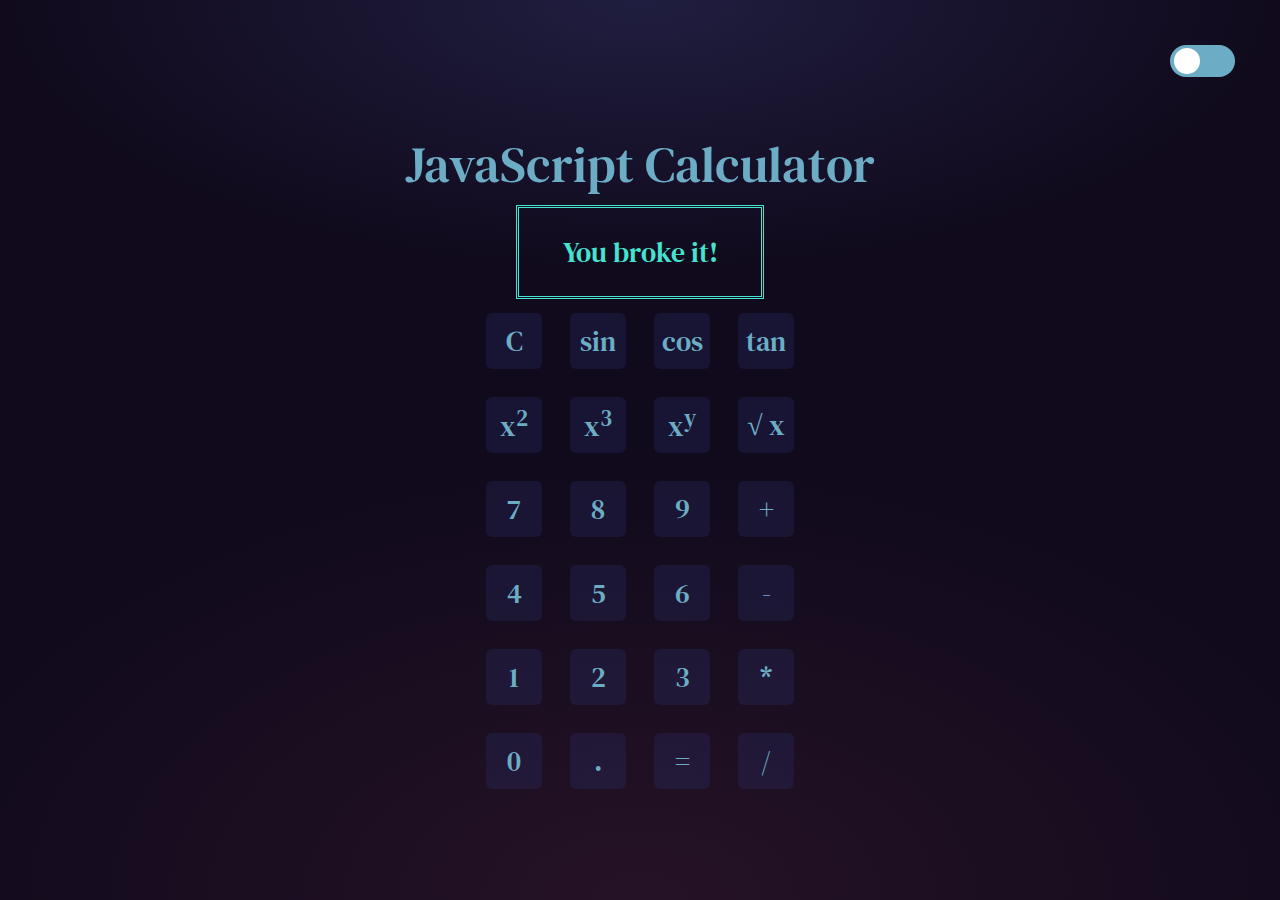
<file: Calculator-master/index.html>
<!DOCTYPE html>
<html lang="en">
	
<head>
	<meta charset="UTF-8">
	<meta name="viewport" content="width=device-width, initial-scale=1.0">
	<meta http-equiv="X-UA-Compatible" content="ie=edge">
	<title>Calculator</title>
	<link href="./style.css" rel="stylesheet" type="text/css">
	</link>
</head>

<body>
	<div class="toggle-container">
		<input type="checkbox" id="themeToggle">
		<label for="themeToggle">Toggle</label>
	</div>

	<h1>JavaScript Calculator</h1>
	<!-- <p class="warning">Don't divide by Zero.</p> -->
	<div id="calculator" class="calculator">
		<div id="viewer" class="viewer">You broke it!</div>


		<button id="clear" class="clear">C</button>
		<button data-ops="sin" class="ops">sin</button>
		<button data-ops="cos" class="ops">cos</button>
		<button data-ops="tan" class="ops">tan</button>


		<button data-ops="square" class="ops">x<sup>2</sup></button>
		<button data-ops="cube" class="ops">x<sup>3</sup></button>
		<button data-ops="power" class="ops">x<sup>y</sup></button>
		<button data-ops="square root" class="ops">&#8730; x</button>


		<button class="num" data-num="7">7</button>
		<button class="num" data-num="8">8</button>
		<button class="num" data-num="9">9</button>

		<button data-ops="plus" class="ops">+</button>

		<button class="num" data-num="4">4</button>
		<button class="num" data-num="5">5</button>
		<button class="num" data-num="6">6</button>

		<button data-ops="minus" class="ops">-</button>

		<button class="num" data-num="1">1</button>
		<button class="num" data-num="2">2</button>
		<button class="num" data-num="3">3</button>
		<button data-ops="times" class="ops">*</button>
		<button class="num" data-num="0">0</button>
		<button class="num" data-num=".">.</button>
		<button id="equals" class="equals" data-result="">=</button>

		<button data-ops="divided by" class="ops">/</button>

		<button id="reset" class="reset">Reset Universe?</button>
	</div>

	<script src="./script.js"></script>
	<script src="./dark-light-theme-toggle.js"></script>
</body>

  
</html>
</file>
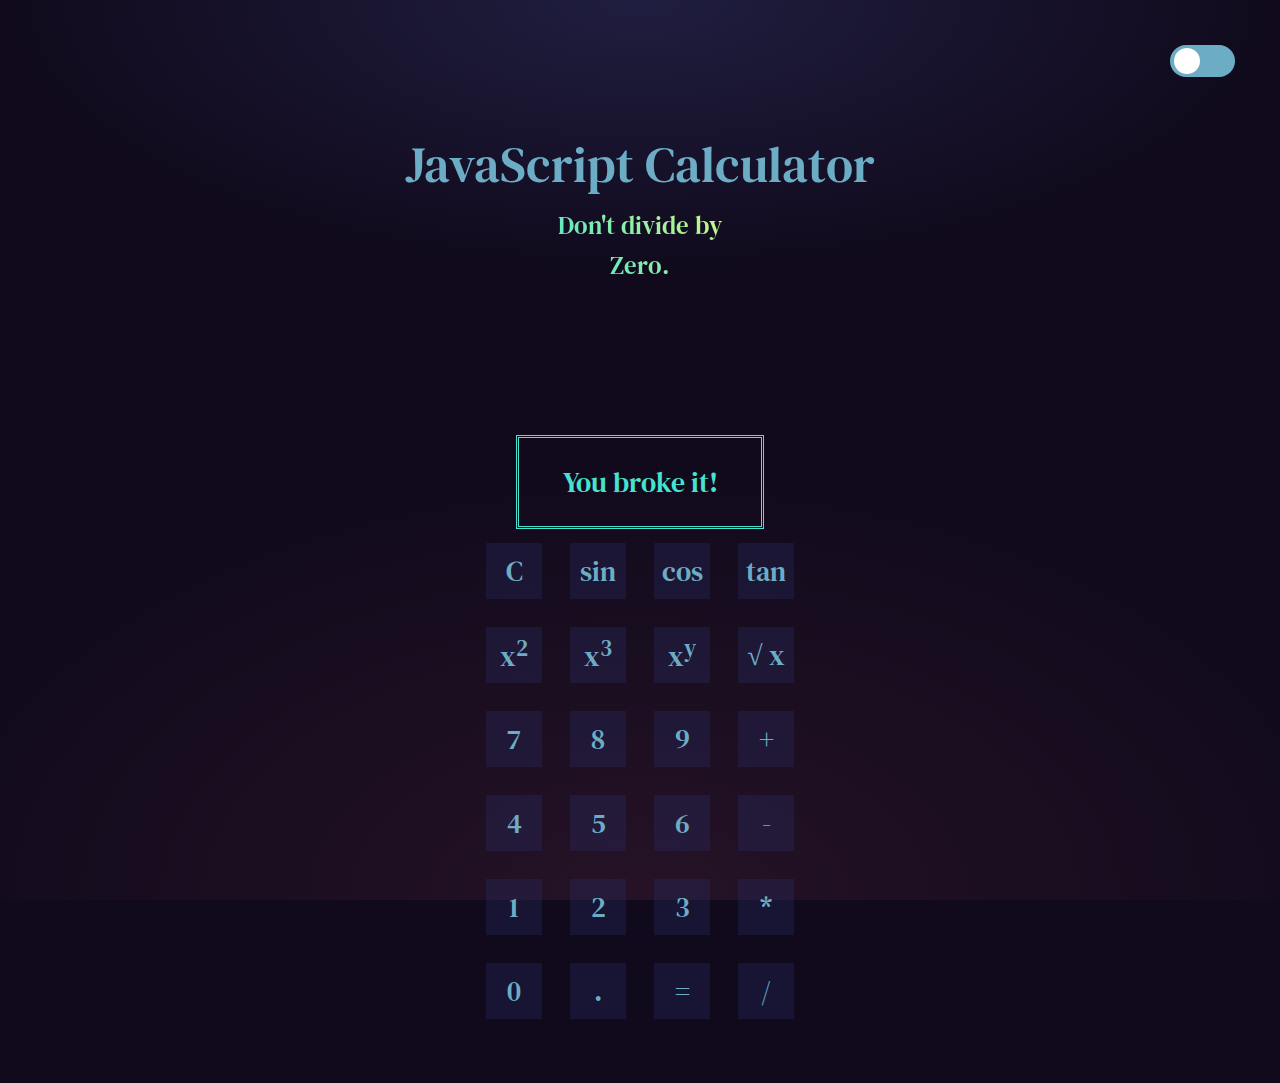
<file: Calculator-master/new_cal/index.html>
<!DOCTYPE html>
<html lang="en">

<head>
	<meta charset="UTF-8">
	<meta name="viewport" content="width=device-width, initial-scale=1.0">
	<meta http-equiv="X-UA-Compatible" content="ie=edge">
	<title>Calculator</title>
	<link href="./style.css" rel="stylesheet" type="text/css">
	</link>
</head>
 
<body>
	<div class="toggle-container">
		<input type="checkbox" id="themeToggle">
		<label for="themeToggle">Toggle</label>
	</div>

	<h1>JavaScript Calculator</h1>
	<p class="warning">Don't divide by Zero.</p>
	<div id="calculator" class="calculator">
		<div id="viewer" class="viewer">You broke it!</div>


		<button id="clear" class="clear">C</button>
		<button data-ops="sin" class="ops">sin</button>
		<button data-ops="cos" class="ops">cos</button>
		<button data-ops="tan" class="ops">tan</button>


		<button data-ops="square" class="ops">x<sup>2</sup></button>
		<button data-ops="cube" class="ops">x<sup>3</sup></button>
		<button data-ops="power" class="ops">x<sup>y</sup></button>
		<button data-ops="square root" class="ops">&#8730; x</button>


		<button class="num" data-num="7">7</button>
		<button class="num" data-num="8">8</button>
		<button class="num" data-num="9">9</button>

		<button data-ops="plus" class="ops">+</button>

		<button class="num" data-num="4">4</button>
		<button class="num" data-num="5">5</button>
		<button class="num" data-num="6">6</button>

		<button data-ops="minus" class="ops">-</button>

		<button class="num" data-num="1">1</button>
		<button class="num" data-num="2">2</button>
		<button class="num" data-num="3">3</button>
		<button data-ops="times" class="ops">*</button>
		<button class="num" data-num="0">0</button>
		<button class="num" data-num=".">.</button>
		<button id="equals" class="equals" data-result="">=</button>

		<button data-ops="divided by" class="ops">/</button>

		<button id="reset" class="reset">Reset Universe?</button>
	</div>

	<script src="./script.js"></script>
	<script src="./dark-light-theme-toggle.js"></script>
</body>


</html>
</file>
<file: Calculator-master/style.css>
@import url("https://fonts.googleapis.com/css?family=DM+Serif+Text&display=swap");
html {
  background: #100a1c;
  background-image: radial-gradient(
      50% 30% ellipse at center top,
      #201e40 0%,
      rgba(0, 0, 0, 0) 100%
    ),
    radial-gradient(60% 50% ellipse at center bottom, #261226 0%, #100a1c 100%);
  background-attachment: fixed;
  color: #6cacc5;
}

body {
  color: #6cacc5;
  font: 300 25px/1.6 "DM Serif Text", serif;
  margin: 0;
  padding: 5em 0 2em;
  text-align: center;
}

h1 {
  font-weight: 300;
  margin: 0;
}

.warning {
  background: -webkit-linear-gradient(45deg, #44e4d1 10%, #d0f980 90%);
  -webkit-background-clip: text;
  -webkit-text-fill-color: transparent;
  color: #44e4d1;
  font-weight: 400;
  font-family: "DM Serif Text", serif;
  margin: 0 auto 6em;
  max-width: 9em;
}

.calculator {
  font-size: 28px;
  margin: 0 auto;
  width: 10em;
}

.calculator::before,
.calculator::after {
  content: " ";
  display: table;
}

.calculator::after {
  clear: both;
}

.broken {
  animation: broken 2s;
  transform: translate3d(0, -2000px, 0);
  opacity: 0;
}

.viewer {
  border-top: 3px double;
  border-right: 3px double;
  border-bottom: 3px double;
  border-left: 3px double;
  padding: 2px;
  color: #44e4d1;
  margin: 0px auto;
  line-height: 3em;
  text-align: center;
  text-overflow: ellipsis;
  overflow: hidden;
  width: 10em;
  height: 3em;
  align-items: center;
}

button {
  border: 0;
  background: rgba(42, 50, 113, 0.28);
  color: #6cacc5;
  cursor: pointer;
  float: left;
  font: inherit;
  margin: 0.25em;
  width: 2em;
  height: 2em;
  transition: all 0.5s;
  border-radius: 6px;
}

button:hover {
  background: #201e40;
}

button:focus {
  outline: 0;
}

button:focus::after {
  animation: zoom 1s;
  animation-iteration-count: 1;
  animation-fill-mode: both;
  content: attr(data-num);
  cursor: default;
  font-size: 100px;
  position: absolute;
  top: 1.5em;
  left: 50%;
  text-align: center;
  margin-left: -24px;
  opacity: 0;
  width: 48px;
}

.ops:focus::after {
  content: attr(data-ops);
  margin-left: -210px;
  width: 420px;
}

.equals:focus::after {
  content: attr(data-result);
  margin-left: -300px;
  width: 600px;
}

.reset {
  background: rgba(201, 120, 116, 0.28);
  color: #44e4d1;
  font-weight: 400;
  margin-left: -77px;
  padding: 0.5em 1em;
  position: absolute;
  top: -20em;
  left: 50%;
  width: auto;
  height: auto;
}

.reset:hover {
  background: #44e4d1;
  color: #100a1c;
}

.reset.show {
  top: 20em;
  animation: fadein 4s;
}

.light-theme {
  background: #423e4d;
  background: -webkit-linear-gradient(to right, #e9e4f0, #d3cce3);
  background: linear-gradient(to right, #e9e4f0, #d3cce3);
}

.light-theme h1,
.light-theme button {
  color: #5a5569;
}

.light-theme button:hover {
  background-color: #423e4d;
  color: #d3cce3;
}

.light-theme button.equals {
  color: #5a5569;
}

.light-theme .viewer {
  color: #5a5569;
}
 
.light-theme .warning {
  background: #5a5569;
  -webkit-background-clip: text;
  -webkit-text-fill-color: transparent;
  color: #5a5569;
}

.toggle-container {
  position: absolute;
  top: 45px;
  right: 45px;
}

input[type="checkbox"] {
  height: 0;
  width: 0;
  visibility: hidden;
}

label {
  background: #6cacc5;
  position: relative;
  width: 65px;
  height: 32px;
  text-indent: -9999px;
  float: right;
  border-radius: 20px;
  cursor: pointer;
}

label:after {
  content: "";
  position: absolute;
  top: 3px;
  left: 4px;
  width: 26px;
  height: 26px;
  background: white;
  border-radius: 90px;
  transition: 0.3s;
}

input:checked + label {
  background: #5a5569;
}

input:checked + label:after {
  left: calc(100% - 5px);
  transform: translateX(-100%);
}

label:active:after {
  width: 56px;
}

html.transition,
html.transition *,
html.transition *:before,
html.transition *:after {
  transition: all 750ms !important;
  transition-delay: 0 !important;
}

@keyframes zoom {
  0% {
    transform: scale(0.2);
    opacity: 1;
  }

  70% {
    transform: scale(1);
  }

  100% {
    opacity: 0;
  }
}

@keyframes broken {
  0% {
    transform: translate3d(0, 0, 0);
    opacity: 1;
  }

  5% {
    transform: rotate(5deg);
  }

  15% {
    transform: rotate(-5deg);
  }

  20% {
    transform: rotate(5deg);
  }

  25% {
    transform: rotate(-5deg);
  }

  50% {
    transform: rotate(45deg);
  }

  70% {
    transform: translate3d(0, 2000px, 0);
    opacity: 1;
  }

  75% {
    opacity: 0;
  }

  100% {
    transform: translate3d(0, -2000px, 0);
  }
}

@keyframes fadein {
  0% {
    top: 20em;
    opacity: 0;
  }

  50% {
    opacity: 0;
  }

  100% {
    opacity: 1;
  }
}

@media (min-width: 420px) {
  .calculator {
    width: 12em;
  }

  .viewer {
    width: 8.5em;
  }

  button {
    margin: 0.5em;
  }
}
</file>
<file: Calculator-master/new_cal/style.css>
@import url('https://fonts.googleapis.com/css?family=DM+Serif+Text&display=swap');
html {
  background: #100a1c;
  background-image: radial-gradient(50% 30% ellipse at center top, #201e40 0%, rgba(0, 0, 0, 0) 100%), radial-gradient(60% 50% ellipse at center bottom, #261226 0%, #100a1c 100%);
  background-attachment: fixed;
  color: #6cacc5;
}

body {
  color: #6cacc5;
  font: 300 25px/1.6 'DM Serif Text', serif;
  margin: 0;
  padding: 5em 0 2em;
  text-align: center;
}
 
h1 {
  font-weight: 300;
  margin: 0;
}

/* Gradient text only on Webkit */
.warning {
  background: -webkit-linear-gradient(45deg, #44e4d1 10%, #d0f980 90%);
  -webkit-background-clip: text;
  -webkit-text-fill-color: transparent;
  color: #44e4d1;
  font-weight: 400;
  font-family: 'DM Serif Text', serif;
  margin: 0 auto 6em;
  max-width: 9em;
}

.calculator {
  font-size: 28px;
  margin: 0 auto;
  width: 10em;
}

.calculator::before,
.calculator::after {
  content: " ";
  display: table;
}

.calculator::after {
  clear: both;
}

/* Calculator after dividing by zero */
.broken {
  animation: broken 2s;
  transform: translate3d(0, -2000px, 0);
  opacity: 0;
}

.viewer {
  border-top: 3px double;
  border-right: 3px double;
  border-bottom: 3px double;
  border-left: 3px double;
  padding: 2px;
  color: #44e4d1;
  margin: 0px auto;
  line-height: 3em;
  text-align: center;
  text-overflow: ellipsis;
  overflow: hidden;
  width: 10em;
  height: 3em;
  align-items: center;
}

button {
  border: 0;
  background: rgba(42, 50, 113, 0.28);
  color: #6cacc5;
  cursor: pointer;
  float: left;
  font: inherit;
  margin: 0.25em;
  width: 2em;
  height: 2em;
  transition: all 0.5s;
}

button:hover {
  background: #201e40;
}

button:focus {
  outline: 0;
  /* The value fade-ins that appear */
}

button:focus::after {
  animation: zoom 1s;
  animation-iteration-count: 1;
  animation-fill-mode: both;
  content: attr(data-num);
  cursor: default;
  font-size: 100px;
  position: absolute;
  top: 1.5em;
  left: 50%;
  text-align: center;
  margin-left: -24px;
  opacity: 0;
  width: 48px;
}

/* Same as above, modified for operators */
.ops:focus::after {
  content: attr(data-ops);
  margin-left: -210px;
  width: 420px;
}

/* Same as above, modified for result */
.equals:focus::after {
  content: attr(data-result);
  margin-left: -300px;
  width: 600px;
}

/* Reset button */
.reset {
  background: rgba(201, 120, 116, 0.28);
  color: #44e4d1;
  font-weight: 400;
  margin-left: -77px;
  padding: 0.5em 1em;
  position: absolute;
  top: -20em;
  left: 50%;
  width: auto;
  height: auto;
  /* When button is revealed */
}

.reset:hover {
  background: #44e4d1;
  color: #100a1c;
}

.reset.show {
  top: 20em;
  animation: fadein 4s;
}

/* Light mode theme colors and switcher */
.light-theme {
  background: #423e4d;
  background: -webkit-linear-gradient(to right, #E9E4F0, #D3CCE3);
  background: linear-gradient(to right, #E9E4F0, #D3CCE3);
}

.light-theme h1,
.light-theme button {
  color: #5a5569;
}

.light-theme button:hover {
  background-color: #423e4d;
  color: #D3CCE3;
}

.light-theme button.equals {
  color: #5a5569;
}

/* Styles for dark-light mode switcher */
.toggle-container {
  position: absolute;
  top: 45px;
  right: 45px;
}

input[type=checkbox] {
  height: 0;
  width: 0;
  visibility: hidden;
}

label {
  background: #6cacc5;
  position: relative;
  width: 65px;
  height: 32px;
  text-indent: -9999px;
  float: right;
  border-radius: 20px;
  cursor: pointer;
}

label:after {
  content: '';
  position: absolute;
  top: 3px;
  left: 4px;
  width: 26px;
  height: 26px;
  background: white;
  border-radius: 90px;
  transition: 0.3s;
}

input:checked+label {
  background: #5a5569;
}

input:checked+label:after {
  left: calc(100% - 5px);
  transform: translateX(-100%);
}

label:active:after {
  width: 56px;
}

html.transition,
html.transition *,
html.transition *:before,
html.transition *:after {
  transition: all 750ms !important;
  transition-delay: 0 !important;
}

/* Animations */
/* Values that appear onclick */
@keyframes zoom {
  0% {
    transform: scale(0.2);
    opacity: 1;
  }

  70% {
    transform: scale(1);
  }

  100% {
    opacity: 0;
  }
}

/* Division by zero animation */
@keyframes broken {
  0% {
    transform: translate3d(0, 0, 0);
    opacity: 1;
  }

  5% {
    transform: rotate(5deg);
  }

  15% {
    transform: rotate(-5deg);
  }

  20% {
    transform: rotate(5deg);
  }

  25% {
    transform: rotate(-5deg);
  }

  50% {
    transform: rotate(45deg);
  }

  70% {
    transform: translate3d(0, 2000px, 0);
    opacity: 1;
  }

  75% {
    opacity: 0;
  }

  100% {
    transform: translate3d(0, -2000px, 0);
  }
}

/* Reset button fadein */
@keyframes fadein {
  0% {
    top: 20em;
    opacity: 0;
  }

  50% {
    opacity: 0;
  }

  100% {
    opacity: 1;
  }
}

@media (min-width: 420px) {
  .calculator {
    width: 12em;
  }

  .viewer {
    width: 8.5em;
  }

  button {
    margin: 0.5em;
  }
}

/*# sourceMappingURL=style.css.map */
</file>
